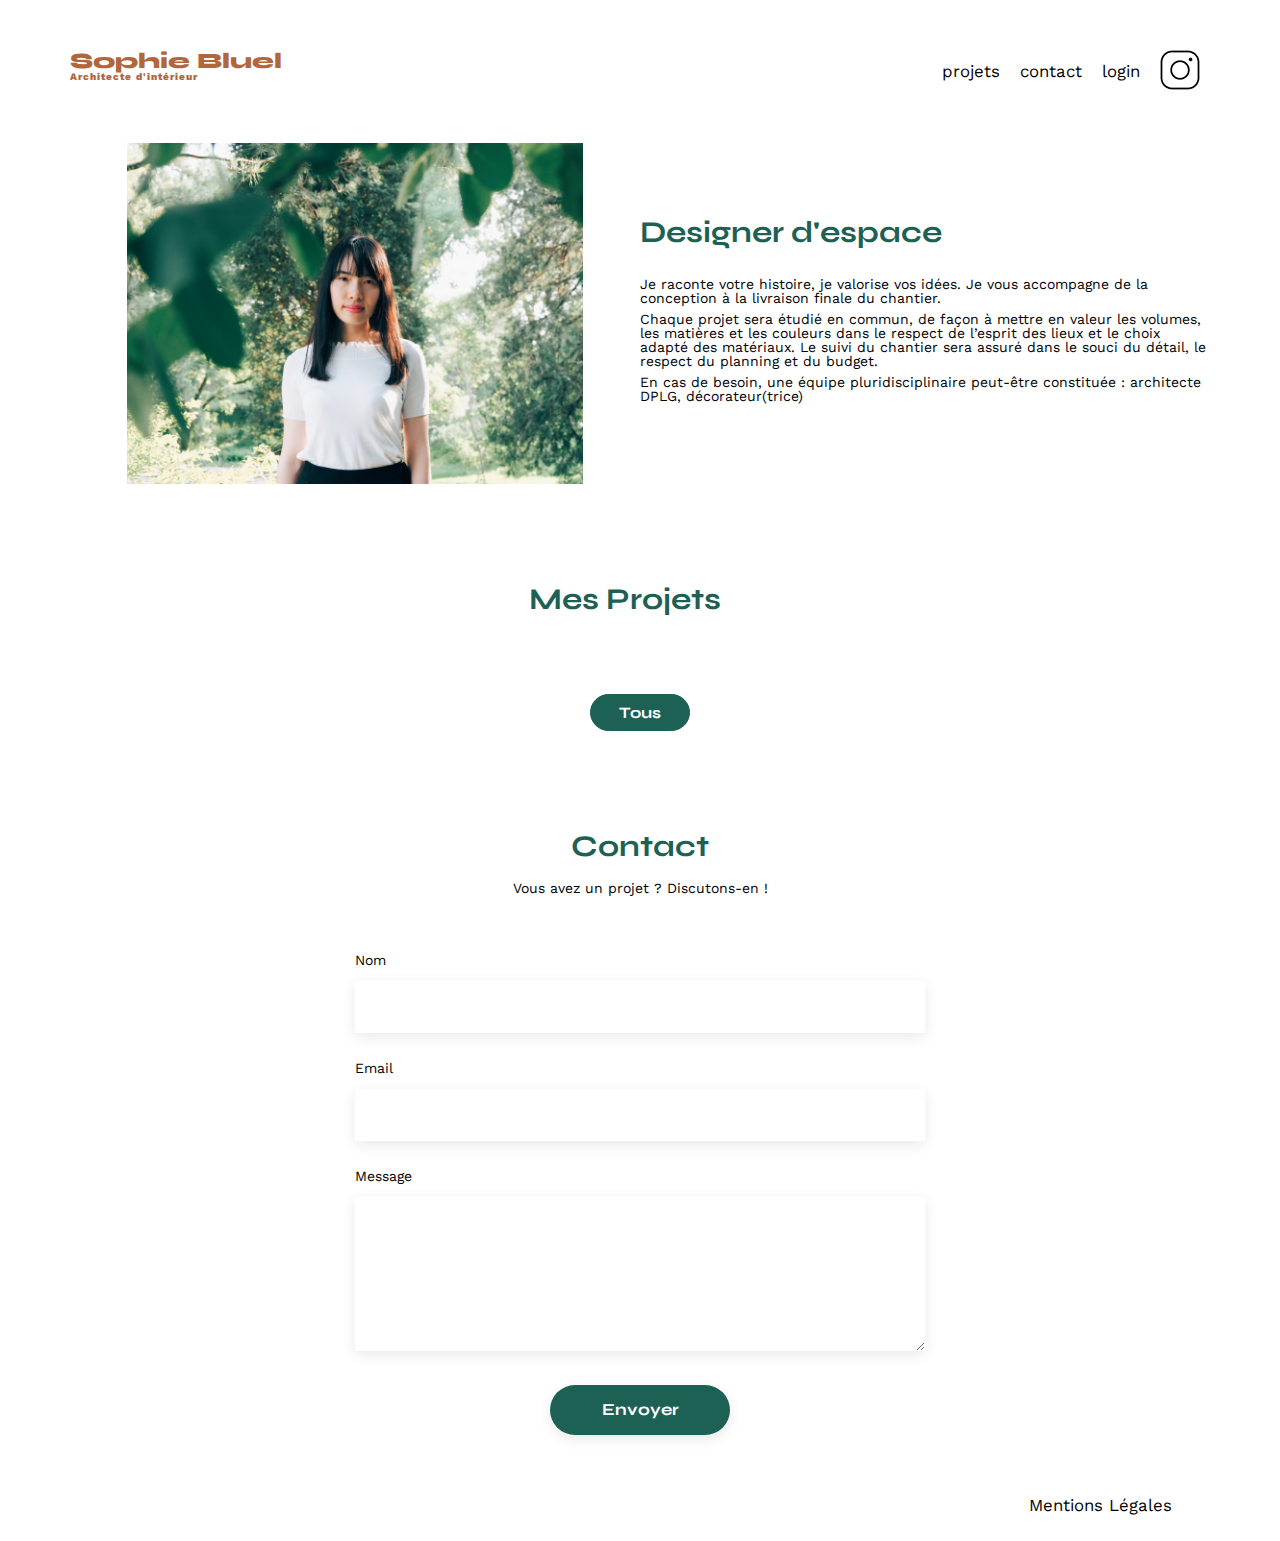
<file: FrontEnd/index.html>
<!DOCTYPE html>
<html lang="fr">
  <head>
    <meta charset="UTF-8" />
    <title>Sophie Bluel - Architecte d'intérieur</title>
    <meta name="viewport" content="width=device-width, initial-scale=1.0" />
    <link rel="preconnect" href="https://fonts.googleapis.com" />
    <link rel="preconnect" href="https://fonts.gstatic.com" crossorigin />
    <link
      href="https://fonts.googleapis.com/css2?family=Syne:wght@700;800&family=Work+Sans&display=swap"
      rel="stylesheet"
    />
    <meta name="description" content="" />
    <link rel="stylesheet" href="./assets/style.css" />
    <link
      rel="stylesheet"
      href="https://cdnjs.cloudflare.com/ajax/libs/font-awesome/6.5.1/css/all.min.css"
    />
  </head>
  <body>
    <header>
      <h1>Sophie Bluel <span>Architecte d'intérieur</span></h1>
      <nav>
        <ul>
          <li>projets</li>
          <li>contact</li>
          <li class="loginAdmin">
            <a href="./login.html" class="login">login</a>
          </li>
          <li><img src="./assets/icons/instagram.png" alt="Instagram" /></li>
        </ul>
      </nav>
    </header>
    <main>
      <section id="introduction">
        <figure>
          <img src="./assets/images/sophie-bluel.png" alt="" />
        </figure>
        <article>
          <h2>Designer d'espace</h2>
          <p>
            Je raconte votre histoire, je valorise vos idées. Je vous accompagne
            de la conception à la livraison finale du chantier.
          </p>
          <p>
            Chaque projet sera étudié en commun, de façon à mettre en valeur les
            volumes, les matières et les couleurs dans le respect de l’esprit
            des lieux et le choix adapté des matériaux. Le suivi du chantier
            sera assuré dans le souci du détail, le respect du planning et du
            budget.
          </p>
          <p>
            En cas de besoin, une équipe pluridisciplinaire peut-être constituée
            : architecte DPLG, décorateur(trice)
          </p>
        </article>
      </section>
      <section id="portfolio">
        <div class="portfolio-header">
          <h2>Mes Projets</h2>
          <div class="portfolio-edit"></div>
        </div>

        <!-- Ajoutez cette section à l'intérieur de votre body -->
        <aside
          id="modal1"
          class="modal"
          aria-hidden="true"
          role="modal"
          aria-modal="false"
          style="display: none"
        >
          <div class="modal-wrapper js-modal-stop">
            <i class="fa-solid fa-xmark js-modal-close"></i>

            <!--PARTIE 1 Gallery Photo-->
            <div class="modalContent1">
              <div class="modal-header">
                <h3 class="gallery-title">Galerie photo</h3>
              </div>
              <div class="gallery-modal"></div>

              <div class="add-photo-modal">
                <button id="ajouterPhotoBtn">Ajouter une photo</button>
              </div>
            </div>

            <!--PARTIE 2 form Add Work-->
            <div class="modalContent2">
              <button class="arrowLeft">
                <i class="fa-solid fa-arrow-left fa-xl"></i>
              </button>
              <h2 class="title-modal">Ajout photo</h2>
              <form
                action="#"
                method="post"
                enctype="multipart/form-data"
                id="formModal"
              >
                <div class="addPhoto">
                  <i class="fa-regular fa-image logoPhoto"></i>
                  <label for="photoInput" class="btnPhotoInput"
                    >+ Ajouter photo</label
                  >
                  <input
                    type="file"
                    id="photoInput"
                    name="image"
                    accept=".png, .jpeg"
                  />
                  <img id="previewImage" />
                  <p class="photoInputTxt">jpg, png : 4mo max</p>
                  <p class="errorImg"></p>
                </div>

                <label for="title" class="formLabel">Titre</label>
                <input type="text" id="title" name="title" class="formSize" />
                <label for="category" class="formLabel"> Catégorie</label>
                <select id="category" name="category" class="formSize">
                  <option value="">Veuillez sélectionner une catégorie</option>
                </select>
                <div class="line"></div>
                <button type="submit" id="buttonValidate">Valider</button>
              </form>
            </div>
          </div>
        </aside>

        <div class="filtres">
          <button class="filterButton filterButtonActive">Tous</button>
        </div>
        <div class="gallery"></div>
      </section>
      <section id="contact">
        <h2>Contact</h2>
        <p>Vous avez un projet ? Discutons-en !</p>
        <form action="#" method="post">
          <label for="name">Nom</label>
          <input type="text" name="name" id="name" />
          <label for="email">Email</label>
          <input type="email" name="email" id="email" />
          <label for="message">Message</label>
          <textarea name="message" id="message" cols="30" rows="10"></textarea>
          <input type="submit" value="Envoyer" />
        </form>
      </section>
    </main>

    <footer>
      <nav>
        <ul>
          <li>Mentions Légales</li>
        </ul>
      </nav>
    </footer>
    <script src="./js/index.js"></script>
  </body>
</html>
</file>
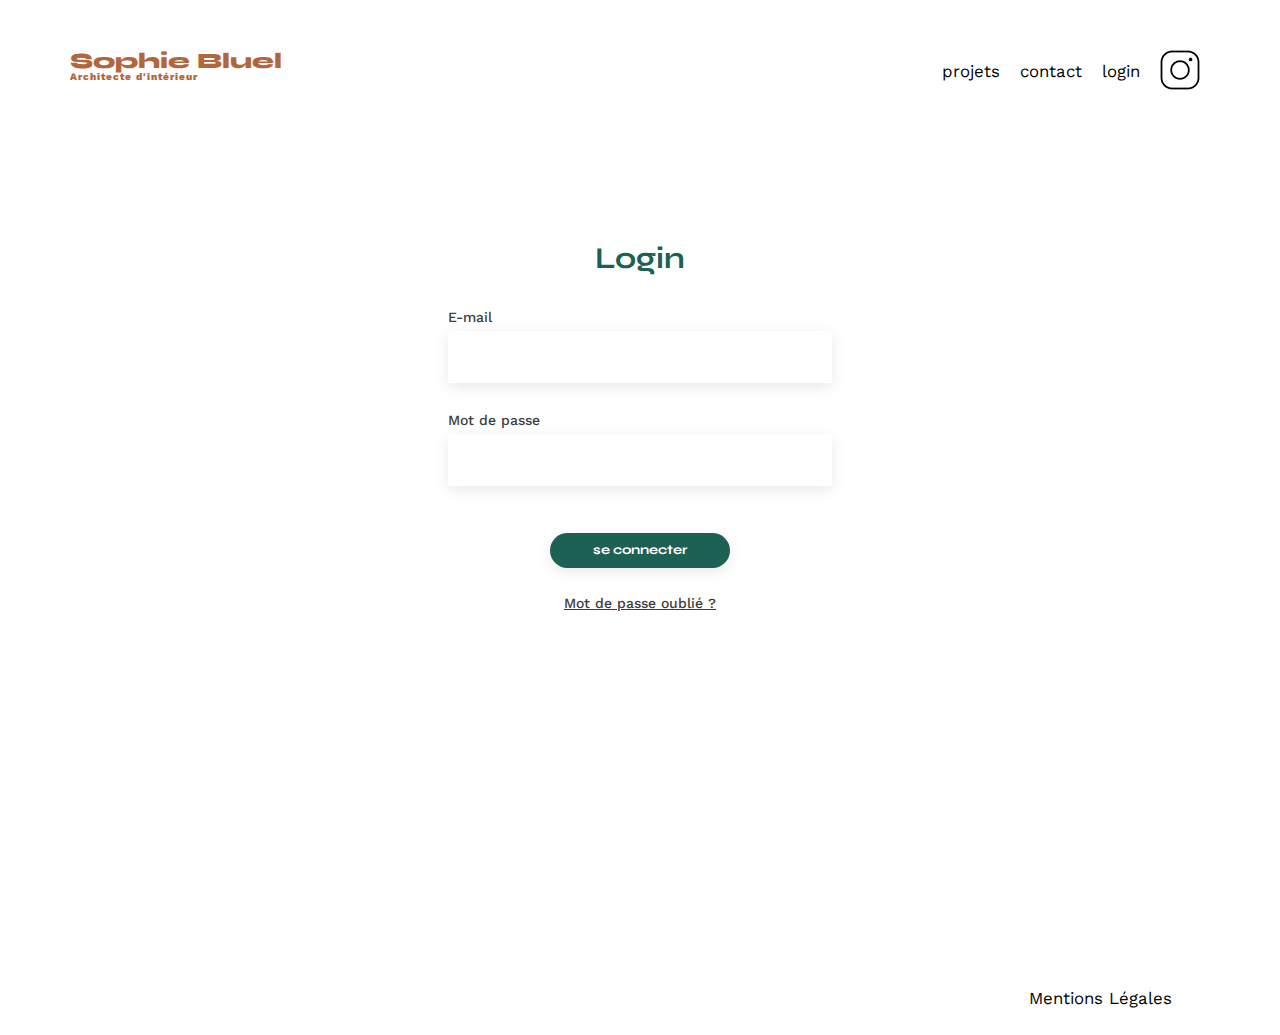
<file: FrontEnd/login.html>
<!DOCTYPE html>
<html lang="fr">
  <head>
    <meta charset="UTF-8" />
    <title>Sophie Bluel - Architecte d'intérieur</title>
    <meta name="viewport" content="width=device-width, initial-scale=1.0" />
    <link rel="preconnect" href="https://fonts.googleapis.com" />
    <link rel="preconnect" href="https://fonts.gstatic.com" crossorigin />
    <link
      href="https://fonts.googleapis.com/css2?family=Syne:wght@700;800&family=Work+Sans&display=swap"
      rel="stylesheet"
    />
    <meta name="description" content="" />
    <link rel="stylesheet" href="./assets/style.css" />
	<link rel="stylesheet" href="https://cdnjs.cloudflare.com/ajax/libs/font-awesome/6.5.1/css/all.min.css">
  </head>
  <body>
    <header>
      <h1>Sophie Bluel <span>Architecte d'intérieur</span></h1>
      <nav>
        <ul>
          <li>projets</li>
          <li>contact</li>
          <li>login</li>
          <li><img src="./assets/icons/instagram.png" alt="Instagram" /></li>
        </ul>
      </nav>
    </header>
    <main class="login">
      <h2 class="title_log_in">Login</h2>
      <div class="formulaire">
        <form class="connexion">
          <label for="email">E-mail</label>
          <input type="email" name="email" id="email" />
          <label for="password">Mot de passe</label>
          <input type="password" name="password" id="password" />
          <p class="error"></p>
          <input type="submit" class="submit" value="se connecter" />
          <a href="" class="password_forgotten">Mot de passe oublié ?</a>
        </form>
      </div>
    </main>

    <footer>
      <nav>
        <ul>
          <li>Mentions Légales</li>
        </ul>
      </nav>
    </footer>
    <script src="./js/login.js"></script>
  </body>
</html>
</file>
<file: FrontEnd/assets/style.css>
/* http://meyerweb.com/eric/tools/css/reset/
   v2.0 | 20110126
   License: none (public domain)
*/

html,
body,
div,
span,
applet,
object,
iframe,
h1,
h2,
h3,
h4,
h5,
h6,
p,
blockquote,
pre,
a,
abbr,
acronym,
address,
big,
cite,
code,
del,
dfn,
em,
img,
ins,
kbd,
q,
s,
samp,
small,
strike,
strong,
sub,
sup,
tt,
var,
b,
u,
i,
center,
dl,
dt,
dd,
ol,
ul,
li,
fieldset,
form,
label,
legend,
table,
caption,
tbody,
tfoot,
thead,
tr,
th,
td,
article,
aside,
canvas,
details,
embed,
figure,
figcaption,
footer,
header,
hgroup,
menu,
nav,
output,
ruby,
section,
summary,
time,
mark,
audio,
video {
  margin: 0;
  padding: 0;
  border: 0;
  font-size: 100%;
  font: inherit;
  vertical-align: baseline;
}
/* HTML5 display-role reset for older browsers */
article,
aside,
details,
figcaption,
figure,
footer,
header,
hgroup,
menu,
nav,
section {
  display: block;
}
body {
  line-height: 1;
}
ol,
ul {
  list-style: none;
}
blockquote,
q {
  quotes: none;
}
blockquote:before,
blockquote:after,
q:before,
q:after {
  content: "";
  content: none;
}
table {
  border-collapse: collapse;
  border-spacing: 0;
}
/** end reset css**/
body {
  max-width: 1140px;
  margin: auto;
  font-family: "Work Sans";
  font-size: 14px;
}
header {
  display: flex;
  justify-content: space-between;
  margin: 50px 0;
}
section {
  margin: 50px 0;
}

h1 {
  display: flex;
  flex-direction: column;
  font-family: "Syne";
  font-size: 22px;
  font-weight: 800;
  color: #b1663c;
}

h1 > span {
  font-family: "Work Sans";
  font-size: 10px;
  letter-spacing: 0.1em;
}

h2 {
  font-family: "Syne";
  font-weight: 700;
  font-size: 30px;
  color: #1d6154;
}
nav ul {
  display: flex;
  align-items: center;
  list-style-type: none;
}
nav li {
  padding: 0 10px;
  font-size: 1.2em;
}

li:hover {
  color: #b1663c;
}
#introduction {
  display: flex;
  align-items: center;
}
#introduction figure {
  flex: 1;
}
#introduction img {
  display: block;
  margin: auto;
  width: 80%;
}

#introduction article {
  flex: 1;
}
#introduction h2 {
  margin-bottom: 1em;
}

#introduction p {
  margin-bottom: 0.5em;
}
#portfolio h2 {
  text-align: center;
  margin-bottom: 1em;
}
.gallery {
  width: 100%;
  display: grid;
  grid-template-columns: 1fr 1fr 1fr;
  grid-column-gap: 20px;
  grid-row-gap: 20px;
}

.gallery img {
  width: 100%;
}
#contact {
  width: 50%;
  margin: auto;
}
#contact > * {
  text-align: center;
}
#contact h2 {
  margin-bottom: 20px;
}
#contact form {
  text-align: left;
  margin-top: 30px;
  display: flex;
  flex-direction: column;
}

#contact input {
  height: 50px;
  font-size: 1.2em;
  border: none;
  box-shadow: 0px 4px 14px rgba(0, 0, 0, 0.09);
}
#contact label {
  margin: 2em 0 1em 0;
}
#contact textarea {
  border: none;
  box-shadow: 0px 4px 14px rgba(0, 0, 0, 0.09);
}

input[type="submit"] {
  font-family: "Syne";
  font-weight: 700;
  color: white;
  background-color: #1d6154;
  margin: 2em auto;
  width: 180px;
  text-align: center;
  border-radius: 60px;
}

footer nav ul {
  display: flex;
  justify-content: flex-end;
  margin: 2em;
}

.filtres {
  padding-bottom: 50px;
  display: flex;
  align-items: center;
  justify-content: center;
  gap: 15px;
}

.filterButton {
  background: #fff;
  border-radius: 60px;
  border: 1px solid #1d6154;
  text-align: center;
  font-size: 16px;
  font-style: normal;
  font-weight: 700;
  font-family: Syne;
  color: #1d6154;
  line-height: normal;
  height: 37px;
}

.filterButtonActive {
  background: #1d6154;
  color: #fff;
  border-radius: 60px;
}

button {
  width: 100px;
}

button[buttonId="1"] {
  width: 100px;
}

button[buttonId="2"] {
  width: 157px;
}

button[buttonId="3"] {
  width: 198px;
}

.formulaire {
  display: flex;
  justify-content: center;
  margin-bottom: 380px;
  margin-top: 37px;
}

.login {
  text-decoration: none;
  color: #000;
}

.pagelogin {
  text-decoration: none;
  color: #000;
  font-weight: 600;
}

.title_log_in {
  text-align: center;
  margin-top: 150px;
}

.connexion {
  display: flex;
  flex-direction: column;
  margin: 0 auto;
}

.connexion label {
  font-family: "Work Sans";
  color: #3d3d3d;
  font-weight: 500;
}

.connexion input {
  width: 380px;
  height: 50px;
  margin-top: 7px;
  margin-bottom: 30px;
  border: none;
  box-shadow: 0px 4px 14px rgba(0, 0, 0, 0.09);
}

.connexion .submit {
  width: 180px;
  height: 35px;
  background: #1d6154;
  color: #fff;
  border-radius: 60px;
  border: none;
  font-family: "Syne", sans-serif;
  font-weight: 700;
  margin-top: 7px;
  margin-bottom: 28px;
  cursor: pointer;
  margin-left: auto;
  margin-right: auto;
}

.error {
  margin: 5px 0;
  color: red;
  font-family: "Work Sans";
  font-weight: 500;
  font-style: italic;
}

.password_forgotten {
  font-family: "Work Sans";
  font-weight: 500;
  color: #3d3d3d;
  text-align: center;
}

.loginAdmin a {
  color: #000;
  text-decoration: none;
}

.banner {
  width: 100%;
  height: 59px;
  flex-shrink: 0;
  background: #000;
  display: flex;
  align-items: center;
  justify-content: center;
  gap: 15px;
}

.banner h2 {
  color: #fff;
  text-align: center;
  font-family: "Work Sans";
  font-size: 16px;
  font-style: normal;
  font-weight: 400;
  line-height: normal;
}

.portfolio-header {
  display: flex;
  justify-content: center;
  align-items: center;
  gap: 30px;
}

#portfolio .portfolio-edit {
  display: flex;
  gap: 10px;
  margin-top: 70px;
  margin-bottom: 90px;
}

.portfolio-edit a {
  text-decoration: none;
  color: #000;
}

.modal {
  position: fixed;
  display: flex;
  align-items: center;
  justify-content: center;
  top: 0;
  left: 0;
  width: 100vw;
  height: 100vh;
  background: rgb(0, 0, 0, 0.6);
}

.modal-wrapper {
  position: relative;
  padding: 50px;
  width: 630px;
  background-color: #fff;
  overflow: auto;
  display: flex;
  flex-direction: column;
  justify-content: space-between;
}
#ajouterPhotoBtn {
  border-radius: 60px;
  background: #1d6154;
  width: 237px;
  height: 36px;
  flex-shrink: 0;
  color: #fff;
  text-align: center;
  font-family: Syne;
  font-size: 14px;
  font-style: normal;
  font-weight: 700;
  line-height: normal;
  margin-top: 38px;
}

.gallery-title {
  margin: 30px 0 45px;
  font-family: "Work Sans";
  font-size: 26px;
  font-weight: 400;
  color: #000;
  text-align: center;
}
.add-photo-modal {
  display: flex;
  justify-content: center;
  border-top: 1px solid #000;
}

.fa-xmark {
  position: absolute;
  top: 20px;
  right: 20px;
  font-size: 18px;
  cursor: pointer;
}

.gallery-title {
  margin: 30px 0 45px;
  font-family: "Work Sans";
  font-size: 26px;
  font-weight: 400;
  color: #000;
  text-align: center;
}

.gallery-modal {
  display: grid;
  grid-template-columns: 1fr 1fr 1fr 1fr 1fr;
  grid-gap: 15px;
  margin-bottom: 60px;
}
.gallery-modal img {
  width: 100%;
  height: auto;
}

.image-container {
  position: relative;
  display: inline-block;
}
.image-container img {
  display: block;
  max-width: 100%;
  height: auto;
}

.fa-trash-can {
  position: absolute;
  top: 10%;
  right: 13%;
  transform: translate(50%, -50%);
  color: #fff;
  background-color: black;
  width: 17px;
  height: 18px;
  flex-shrink: 0;
  border-radius: 10%;
  cursor: pointer;
  padding: 2px;
  background-position: center;
  width: 13%;
  height: 10%;
}
.back-icon {
  position: absolute;
  top: 20px;
  left: 20px;
  z-index: 1000;
  cursor: pointer;
  font-size: 20px;
}

/*     **/

.arrowLeft {
  position: absolute;
  border: none;
  background-color: transparent;
  left: 28px;
  top: 20px;
  cursor: pointer;
}

.modalContent1 {
  display: flex;
  flex-direction: column;
  justify-content: center;
  align-items: center;
}

.modalContent2 {
  display: none;
  flex-direction: column;
  justify-content: center;
  align-items: center;
}

.title-modal {
  font-family: Work Sans;
  font-weight: 400;
  font-size: 26px;
  color: #000;
}

.galleryModal {
  padding-top: 1em;
  display: grid;
  grid-template-columns: repeat(5, 1fr);
  grid-gap: 30px 10px;
}

.galleryModal img {
  width: 100%;
}

.galleryModal figure {
  position: relative;
}

.line {
  border-top: 1px solid #b3b3b3;
  margin-top: 55px;
  margin-bottom: 35px;
  width: 420px;
}

.buttonModal {
  height: 36px;
  font-size: 1.2em;
  border: transparent;
  box-shadow: 0px 4px 14px rgba(0, 0, 0, 0.09);
  font-family: "Syne";
  font-weight: 700;
  color: white;
  background-color: #1d6154;
  width: 237px;
  text-align: center;
  border-radius: 60px;
  cursor: pointer;
  margin-bottom: 27px;
}

.addPhoto {
  width: 420px;
  height: 169px;
  border-radius: 3px;
  background-color: #e8f1f6;
  display: flex;
  flex-direction: column;
  justify-content: center;
  align-items: center;
  gap: 10px;
  position: relative;
}

.logoPhoto {
  font-size: 63px;
  color: #b9c5cc;
}

.btnPhotoInput {
  color: #306685;
  background-color: #cbd6dc;
  border-radius: 50px;
  padding: 10px 33px;
  font-weight: 600;
  cursor: pointer;
}

.photoInputTxt {
  font-size: 10px;
}

#formModal {
  text-align: left;
  display: flex;
  flex-direction: column;
  align-items: center;
}

.formSize {
  height: 50px;
  width: 420px;
  font-size: 1.2em;
  border: none;
  box-shadow: 0px 4px 14px rgba(0, 0, 0, 0.09);
}

.formLabel {
  margin: 2em 0 1em 0;
  font-weight: 600;
  color: #3d3d3d;
  width: 100%;
  text-align: left;
  padding-left: 34%;
}

#photoInput {
  display: none;
}

#buttonValidate {
  font-family: 'Syne';
    font-weight: 700;
    width: 18vw;
    color: white;
    background-color:  #a7a7a7;
    margin: 2em auto;
    padding: 0 20px;
    border-radius: 60px;
    height: 36px;
    font-size: 1em;
    border: none;
    box-shadow: 0px 4px 14px rgba(0, 0, 0, 0.09);
    cursor: not-allowed;
}



.imageFile {
  height: 169px;
  object-fit: contain;
}

.iconDelete {
  position: absolute;
  display: none;
  right: 20px;
  top: 20px;
  cursor: pointer;
}

.errorImg {
  color: red;
}

/*.hidden{
    display: none;
  }
  .show{
    display: block;
  }*/

.addPhoto {
  position: relative;
}

#previewImage {
  position: absolute;
  width: 30%;
  height: auto;
  max-height: 100%;
  z-index: 999;
  align-items: center;
}
.hidden {
  display: none;
}
</file>
